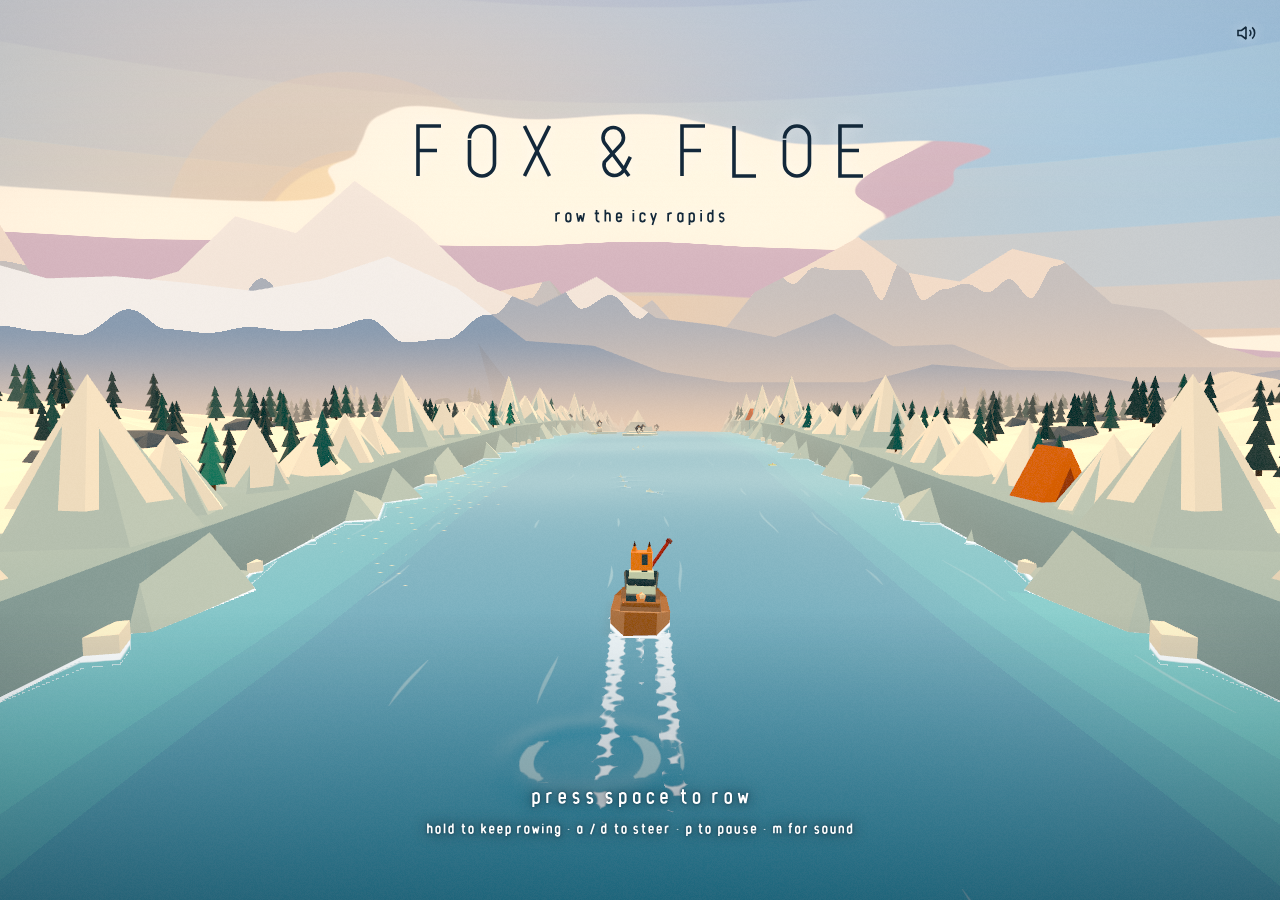
<file: index.html>
<!DOCTYPE html>
<html lang="en">
<head>
<meta charset="utf-8">
<meta name="viewport" content="width=device-width, initial-scale=1, maximum-scale=1, user-scalable=no, viewport-fit=cover">
<title>Fox &amp; Floe</title>
<meta name="description" content="Row the icy rapids. Dodge floes, scoop fish, beware the penguins.">
<meta name="theme-color" content="#1b3548">
<meta name="apple-mobile-web-app-capable" content="yes">
<meta name="apple-mobile-web-app-status-bar-style" content="black-translucent">
<link rel="manifest" href="manifest.json">
<link rel="apple-touch-icon" href="icon-192.png">
<link rel="icon" type="image/png" href="icon-192.png">
<link rel="stylesheet" href="style.css">
</head>
<body>
<!--
THESIS: The river is the whole screen; the interface is a few thin lines of type floating over it, in the manner of Alto's Odyssey. Refuses device frames, panels, chips and emoji.
OWN-WORLD: Drawn monoline condensed type at a thin weight with wide tracking; ink that turns navy over bright skies and white at dusk and night, always with a soft halo; thin line icons; no containers.
STORY: The player sees the fox rowing through the valley with the title floating in the sky, taps to row, reads distance and fish at a glance, and after a crash sees distance, score and best, then taps to row again.
FIRST VIEWPORT: Full-bleed river at dawn; FOX & FLOE in thin spaced capitals in the upper sky with "row the icy rapids" beneath; "tap to row" breathing near the bottom above the best score; a thin sound icon in the corner.
FORM: The category standard (canon), benchmarked on Alto's Odyssey, chosen by the user after rejecting the handheld; seed 9f973b64.
FINISH: unreviewed and undocumented is unfinished; this build ends with the finish review, the verdict, DESIGN.md, and every shipping raster carrying its provenance
-->
<main id="app" data-state="loading" data-input="touch" data-tone="dark">
  <div id="screen" aria-label="The river"></div>
  <div id="shade" aria-hidden="true"></div>

  <header id="hud" aria-hidden="true">
    <div class="hud-l">
      <span class="stat"><i data-ico="fish"></i><span class="n" data-num="fish"></span></span>
      <span class="mult"><span class="n" data-num="mult"></span><i class="meter m-chain"><b></b></i></span>
      <span class="pow p-shield"><i data-ico="thermos"></i></span>
      <span class="pow p-magnet"><i data-ico="goldfish"></i><i class="meter m-magnet"><b></b></i></span>
    </div>
    <div class="hud-c">
      <div class="score-n"><span class="n" data-num="score"></span></div>
      <div class="dist"><span class="n" data-num="dist"></span><span class="unit" data-print>m</span></div>
      <div class="call" id="call"></div>
      <p id="coach"><span class="t-touch" data-print>drag to steer · tap to row</span><span class="t-mouse" data-print>a / d to steer · hold space to row</span></p>
    </div>
    <div class="hud-r"></div>
  </header>
  <button class="corner ico-btn" id="btnPause" data-act="pause" aria-label="Pause"><i data-ico="pause"></i></button>
  <button class="corner ico-btn" id="btnSound" data-act="sound" aria-label="Sound off"><i data-ico="sound"></i></button>

  <section class="panel" id="p-loading">
    <p class="tag" data-print>filling the river&hellip;</p>
  </section>

  <section class="panel" id="p-error">
    <h1 class="logo" data-print>fox &amp; floe</h1>
    <p class="tag err" id="errText" data-print>the river could not load</p>
    <p class="tag" data-print>reload the page to try again</p>
  </section>

  <section class="panel" id="p-title">
    <div class="head">
      <h1 class="logo" data-print>fox &amp; floe</h1>
      <p class="tag" data-print>row the icy rapids</p>
    </div>
    <div class="foot">
      <p class="prompt t-touch" data-print>tap to row</p>
      <p class="prompt t-mouse" data-print>press space to row</p>
      <p class="meta" id="titleMeta"><span data-print>best score</span><span class="n" data-num="best"></span><span class="dot"></span><span data-print>rowed</span><span class="n" data-num="lifem"></span><span data-print>m</span></p>
      <p class="keys t-mouse" data-print>hold to keep rowing · a / d to steer · p to pause · m for sound</p>
    </div>
  </section>

  <section class="panel" id="p-paused">
    <p class="big" data-print>paused</p>
    <div class="choices">
      <button class="txt-btn" data-act="row" data-print>resume</button>
      <button class="txt-btn" data-act="restart" data-print>restart</button>
    </div>
  </section>

  <section class="panel" id="p-over">
    <div class="head">
      <div class="hero"><span class="n" data-num="rscore"></span><span class="unit" data-print>points</span></div>
      <p class="meta"><span class="n" data-num="rdist"></span><span data-print>m</span><span class="dot"></span><span class="n" data-num="rfish"></span><span data-print>fish</span><span class="dot"></span><span class="n" data-num="rnear"></span><span data-print>close calls</span></p>
      <p class="meta best-line"><span class="best-old"><span data-print>best</span><span class="n" data-num="rbest"></span></span><span class="best-new" data-print>new best</span></p>
    </div>
    <div class="foot">
      <p class="prompt t-touch" data-print>tap to row again</p>
      <p class="prompt t-mouse" data-print>press space to row again</p>
    </div>
  </section>

  <div id="pops" aria-hidden="true"></div>
  <p id="sr" class="vh" aria-live="polite"></p>
</main>
<script type="importmap">
{ "imports": { "three": "./vendor/three.module.js" } }
</script>
<script type="module" src="./game.js"></script>
</body>
</html>
</file>
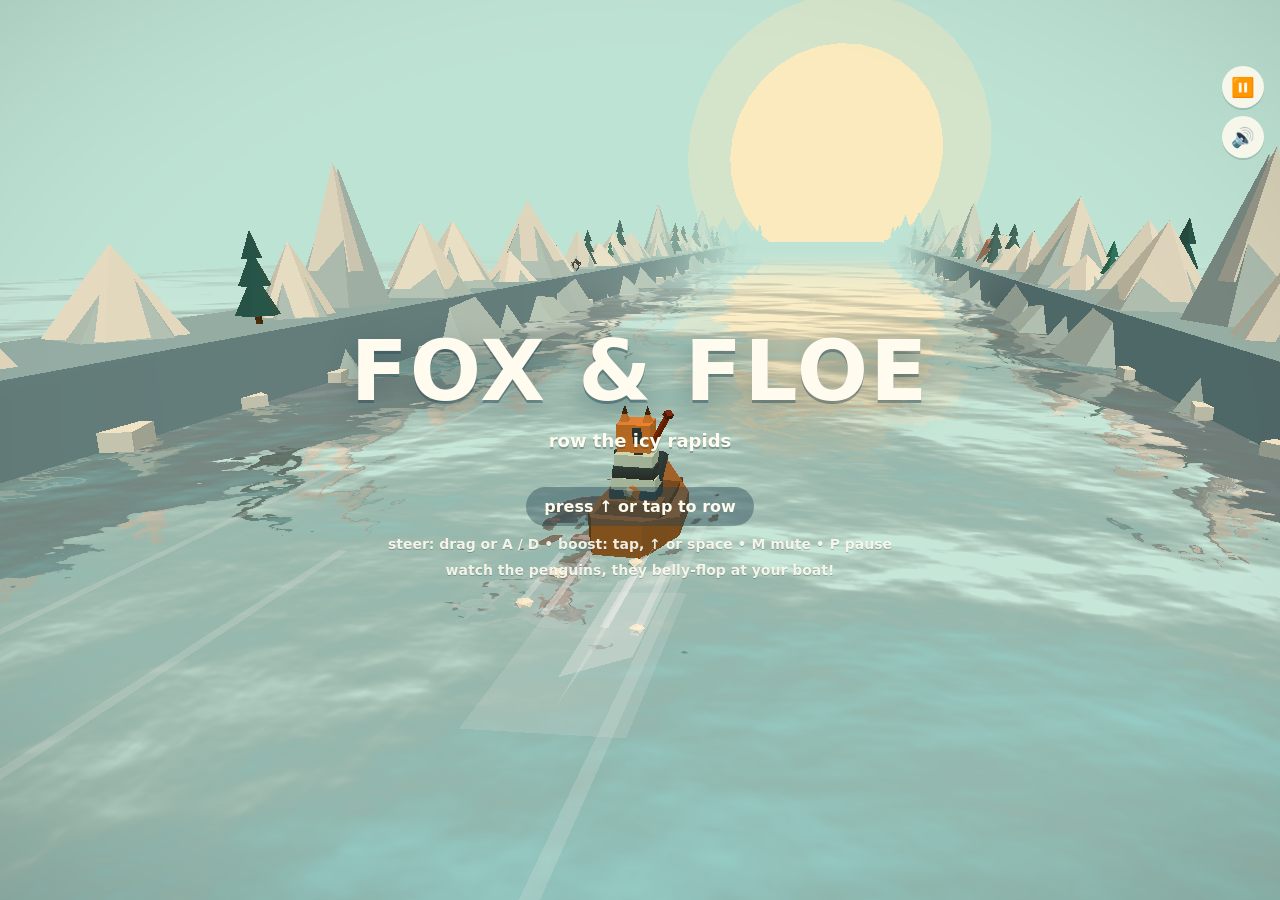
<file: classic/index.html>
<!DOCTYPE html>
<html lang="en">
<head>
<meta charset="utf-8">
<meta name="viewport" content="width=device-width, initial-scale=1, maximum-scale=1, user-scalable=no">
<title>Fox &amp; Floe</title>
<meta name="theme-color" content="#46c8d2">
<meta name="apple-mobile-web-app-capable" content="yes">
<meta name="apple-mobile-web-app-status-bar-style" content="black-translucent">
<link rel="manifest" href="../manifest.json">
<link rel="apple-touch-icon" href="../icon-192.png">
<link rel="icon" type="image/png" href="../icon-192.png">
<style>
  * { margin: 0; padding: 0; box-sizing: border-box; }
  html, body { height: 100%; overflow: hidden; background: #46c8d2; }
  body { font-family: ui-rounded, "SF Pro Rounded", system-ui, -apple-system, "Segoe UI", sans-serif; -webkit-user-select: none; user-select: none; }
  canvas { display: block; }
  #ui { position: fixed; inset: 0; pointer-events: none; color: #274957; }

  #hud { position: absolute; top: 0; left: 0; right: 0; display: flex; justify-content: space-between; align-items: flex-start; padding: 14px 16px; opacity: 0; transition: opacity .3s; }
  #hud.on { opacity: 1; }
  .chip { background: rgba(255,251,238,.88); border-radius: 14px; padding: 7px 13px; font-weight: 800; font-size: 17px; box-shadow: 0 2px 0 rgba(39,73,87,.18); }
  #dist { font-size: 34px; padding: 6px 20px 8px; line-height: 1; }
  #dist small { font-size: 16px; font-weight: 800; opacity: .55; }

  .panel { position: absolute; inset: 0; display: flex; flex-direction: column; align-items: center; justify-content: center; gap: 10px; text-align: center; transition: opacity .35s; }
  .panel.hidden { opacity: 0; visibility: hidden; }
  h1 { font-size: clamp(44px, 9vw, 84px); font-weight: 900; letter-spacing: 2px; color: #fffbee;
       text-shadow: 0 3px 0 rgba(39,73,87,.45), 0 10px 30px rgba(23,60,70,.35); }
  .tag { font-size: 18px; font-weight: 800; color: #fffbee; text-shadow: 0 2px 0 rgba(39,73,87,.35); }
  .hint { margin-top: 26px; font-size: 16px; font-weight: 800; color: #fffbee; background: rgba(39,73,87,.42);
          padding: 10px 18px; border-radius: 999px; animation: pulse 1.4s ease-in-out infinite; }
  .keys { font-size: 14px; font-weight: 700; color: rgba(255,251,238,.92); text-shadow: 0 1px 0 rgba(39,73,87,.3); }
  @keyframes pulse { 50% { transform: scale(1.06); opacity: .85; } }

  #over .crunch { font-size: clamp(40px, 8vw, 68px); font-weight: 900; color: #fffbee;
                  text-shadow: 0 3px 0 rgba(180,60,40,.7), 0 10px 30px rgba(23,60,70,.35); }
  .score-card { background: rgba(255,251,238,.92); border-radius: 20px; padding: 16px 28px; font-weight: 800;
                font-size: 18px; line-height: 1.75; box-shadow: 0 4px 0 rgba(39,73,87,.18); }
  .score-card b { font-size: 30px; }
  #newbest { color: #d9822b; font-weight: 900; display: none; }

  #msg { position: absolute; inset: 0; display: flex; align-items: center; justify-content: center;
         font-weight: 800; font-size: 18px; color: #fffbee; text-shadow: 0 2px 0 rgba(39,73,87,.4); }

  #hudl { display: flex; flex-direction: column; gap: 8px; align-items: flex-start; }
  #power { display: none; }
  #power.on { display: block; }
  #pops { position: absolute; inset: 0; overflow: hidden; }
  .pop { position: absolute; transform: translate(-50%,-50%); font-weight: 900; font-size: 20px;
         color: #fffbee; text-shadow: 0 2px 0 rgba(39,73,87,.55); white-space: nowrap;
         animation: popup .9s ease-out forwards; }
  @keyframes popup { 0% { opacity: 0; margin-top: 8px; } 15% { opacity: 1; } 100% { opacity: 0; margin-top: -46px; } }
  #toast { position: absolute; top: 17%; left: 0; right: 0; text-align: center;
           font-size: clamp(26px, 6vw, 44px); font-weight: 900; color: #fffbee;
           text-shadow: 0 3px 0 rgba(180,60,40,.65); opacity: 0; transition: opacity .25s; }
  #toast.on { opacity: 1; }
  #btns { position: absolute; top: 66px; right: 16px; display: flex; flex-direction: column;
          gap: 8px; pointer-events: auto; }
  #btns button { width: 42px; height: 42px; border-radius: 50%; border: 0; font-size: 19px;
                 background: rgba(255,251,238,.88); box-shadow: 0 2px 0 rgba(39,73,87,.18); cursor: pointer; }
  #coach { position: absolute; bottom: 12%; left: 50%; transform: translateX(-50%); width: max-content;
           text-align: center; font-weight: 800; font-size: 16px; color: #fffbee;
           background: rgba(39,73,87,.45); padding: 10px 18px; border-radius: 999px;
           opacity: 0; transition: opacity .4s; }
  #coach.on { opacity: 1; }
</style>
</head>
<body>
<div id="ui">
  <div id="hud">
    <div id="hudl">
      <div class="chip" id="fishc">&#128031; 0</div>
      <div class="chip" id="power"></div>
    </div>
    <div class="chip" id="dist">0<small> m</small></div>
    <div class="chip" id="best">BEST 0</div>
  </div>
  <div id="pops"></div>
  <div id="toast"></div>
  <div id="coach">drag to steer &bull; tap to boost</div>
  <div id="btns">
    <button id="btnP" title="pause">&#9208;&#65039;</button>
    <button id="btnM" title="mute">&#128266;</button>
  </div>

  <div id="title" class="panel hidden">
    <h1>FOX &amp; FLOE</h1>
    <div class="tag">row the icy rapids</div>
    <div class="hint">press &uarr; or tap to row</div>
    <div class="keys">steer: drag or A / D &bull; boost: tap, &uarr; or space &bull; M mute &bull; P pause</div>
    <div class="keys">watch the penguins, they belly-flop at your boat!</div>
  </div>

  <div id="over" class="panel hidden">
    <div class="crunch">CRUNCH!</div>
    <div class="score-card">
      <div id="newbest">NEW BEST!</div>
      <div><b id="fscore">0</b> points</div>
      <div id="fdetail">0 m &bull; 0 fish</div>
      <div id="fbest">best 0</div>
    </div>
    <div class="hint">&uarr; or tap to row again</div>
  </div>

  <div id="msg">loading the river...</div>
</div>
<script type="importmap">
{ "imports": { "three": "../vendor/three.module.js" } }
</script>
<script type="module" src="./game.js"></script>
</body>
</html>
</file>
<file: style.css>
/* Fox & Floe: the river is the screen; thin type floats over it. */
:root {
  --ease: cubic-bezier(.22, 1, .36, 1);
}
/* ink follows the sky: navy over bright skies, white at dusk and night, always with a soft halo */
#app[data-tone=dark] { --ink: #13283a; --halo: rgba(255, 255, 255, .6); --scrim: rgba(255, 255, 255, .16); --gold: #9a6a00; }
#app[data-tone=light] { --ink: #ffffff; --halo: rgba(4, 16, 28, .6); --scrim: rgba(4, 16, 28, .24); --gold: #ffcc4d; }

* { margin: 0; padding: 0; box-sizing: border-box; }
html, body { height: 100%; overflow: hidden; background: #1b3548; }
body { -webkit-user-select: none; user-select: none; -webkit-touch-callout: none; font: 12px/1.2 system-ui, sans-serif; }
::selection { background: #ffb25c; color: #13283a; }
canvas { display: block; }
[hidden] { display: none !important; }
button { font: inherit; }

#app { position: fixed; inset: 0; overflow: hidden; color: var(--ink); transition: color .9s ease; }
#screen { position: absolute; inset: 0; touch-action: none; cursor: pointer; }
[data-state=play] #screen { cursor: ew-resize; }
/* scrims: the top follows the tone; the bottom, under white prompts, always darkens; results get a
   soft dark pool behind the numbers so they read over bright snow */
#shade {
  position: absolute; inset: 0; pointer-events: none;
  background:
    linear-gradient(180deg, var(--scrim) 0%, transparent 24%),
    linear-gradient(0deg, rgba(4, 16, 28, .34) 0%, transparent 32%);
  transition: background-color .6s ease;
}
[data-state=play] #shade, [data-state=crashing] #shade { background: linear-gradient(180deg, var(--scrim) 0%, transparent 24%); }
[data-state=paused] #shade { background-color: rgba(4, 16, 28, .38); }
[data-state=over] #shade {
  background:
    radial-gradient(90% 46% at 50% 20%, rgba(4, 16, 28, .5), transparent 72%),
    linear-gradient(0deg, rgba(4, 16, 28, .42) 0%, transparent 32%);
  background-color: rgba(4, 16, 28, .14);
}
/* over a dimmed scene the HUD and corner icon switch to white too */
[data-state=paused] #hud, [data-state=paused] .corner, [data-state=over] .corner { color: #fff; --halo: rgba(4, 16, 28, .62); --gold: #ffcc4d; }
/* text over the river or a dimmed scene is always white with a dark halo; only text over the sky follows the tone */
.panel .foot, #p-over, #p-paused, #p-loading, #p-error { color: #fff; --halo: rgba(4, 16, 28, .62); --accent: #ffb25c; --gold: #ffcc4d; }

/* drawn type and icons: strokes in the current ink */
svg.pt, svg.ico { stroke: currentColor; fill: none; stroke-linecap: butt; stroke-linejoin: miter; stroke-miterlimit: 1.5; overflow: visible; }
svg.pt { height: 1em; vertical-align: -0.214em; }
svg.ico { width: 1em; height: 1em; }
.vh { position: absolute; width: 1px; height: 1px; overflow: hidden; clip-path: inset(50%); white-space: nowrap; }
[data-input=touch] .t-mouse, [data-input=mouse] .t-touch { display: none !important; }

/* ---------------------------------------------------------------- HUD */
#hud {
  position: absolute; top: 0; left: 0; right: 0; z-index: 3; pointer-events: none;
  display: grid; grid-template-columns: 1fr auto 1fr; align-items: start;
  padding: calc(env(safe-area-inset-top) + 18px) max(22px, env(safe-area-inset-right)) 0 max(22px, env(safe-area-inset-left));
  opacity: 0; transform: translateY(-8px); transition: opacity .6s var(--ease), transform .6s var(--ease);
}
[data-state=play] #hud, [data-state=crashing] #hud, [data-state=paused] #hud { opacity: 1; transform: none; }
/* the halo sits on each item, not on the full-width bar: a ticking score then repaints only its own box */
.hud-l > *, .hud-c > * { filter: drop-shadow(0 0 6px var(--halo)); }
.hud-l { display: flex; flex-direction: column; align-items: flex-start; gap: 12px; }
.stat { display: inline-flex; align-items: center; gap: 8px; font-size: 19px; letter-spacing: .06em; --pw: 1.3; }
.stat svg.ico { font-size: 21px; }
.mult { display: inline-flex; flex-direction: column; gap: 5px; font-size: 15px; letter-spacing: .1em; --pw: 1.4; opacity: 0; transition: opacity .3s; }
.mult.on { opacity: 1; }
.meter { display: block; width: 38px; height: 2px; background: color-mix(in srgb, currentColor 28%, transparent); }
.meter b { display: block; height: 100%; background: currentColor; transform-origin: left center; transform: scaleX(var(--f, 0)); }
.pow { display: none; align-items: center; gap: 7px; font-size: 19px; }
.pow.on { display: inline-flex; }
.p-magnet svg.ico { color: var(--gold); }
.hud-c { display: flex; flex-direction: column; align-items: center; gap: 7px; }
.score-n { font-size: clamp(36px, 9.5vw, 48px); letter-spacing: .03em; --pw: .8; line-height: 1; }
.dist { display: flex; align-items: baseline; gap: .12em; font-size: 14px; letter-spacing: .1em; --pw: 1.35; line-height: 1; }
.call { font-size: 13px; letter-spacing: .34em; text-transform: uppercase; --pw: 1.4; min-height: 1.2em; opacity: 0; transition: opacity .45s ease; }
.call.on { opacity: 1; }
/* first run: how to row, under the numbers, where no hazard passes */
#coach { font-size: 13px; letter-spacing: .24em; --pw: 1.3; text-align: center; opacity: 0; transition: opacity .8s ease; }
#coach.on { opacity: 1; }

/* corner: pause while rowing, sound in menus */
.corner { position: absolute; z-index: 6; top: calc(env(safe-area-inset-top) + 9px); right: max(10px, env(safe-area-inset-right)); }
.ico-btn {
  width: 48px; height: 48px; display: grid; place-items: center; border: 0; border-radius: 50%; background: none;
  color: var(--ink); font-size: 24px; cursor: pointer; filter: drop-shadow(0 0 6px var(--halo));
  -webkit-tap-highlight-color: transparent; transition: transform .15s var(--ease), opacity .4s;
}
.ico-btn:active { transform: scale(.9); }
.ico-btn:focus-visible, .txt-btn:focus-visible { outline: 1.5px solid currentColor; outline-offset: 3px; }
#btnPause { display: none; }
[data-state=play] #btnPause { display: grid; }
[data-state=play] #btnSound, [data-state=crashing] #btnSound, [data-state=loading] #btnSound { display: none; }

/* ---------------------------------------------------------------- panels */
.panel {
  position: absolute; inset: 0; z-index: 4; pointer-events: none;
  display: flex; flex-direction: column; align-items: center; text-align: center;
  padding: calc(env(safe-area-inset-top) + 13vh) 24px calc(env(safe-area-inset-bottom) + 7vh);
  opacity: 0; visibility: hidden; transition: opacity .6s var(--ease), visibility 0s linear .6s;
}
.panel > * { filter: drop-shadow(0 0 7px var(--halo)); }
/* white text low on the screen can land on bright ice: a tight dark edge under the soft halo */
.panel .foot, #p-over .head { filter: drop-shadow(0 0 1.5px rgba(4, 16, 28, .5)) drop-shadow(0 0 7px var(--halo)); }
[data-state=loading] #p-loading, [data-state=error] #p-error, [data-state=title] #p-title,
[data-state=paused] #p-paused, [data-state=over] #p-over { opacity: 1; visibility: visible; transition: opacity .7s var(--ease); }
.panel .head { display: flex; flex-direction: column; align-items: center; gap: 16px; }
.panel .foot { margin-top: auto; display: flex; flex-direction: column; align-items: center; gap: 14px; }
.logo { font-size: clamp(32px, 9.6vw, 70px); font-weight: inherit; line-height: 1; letter-spacing: .3em; text-transform: uppercase; --pw: .72; }
/* the title writes itself in, stroke by stroke, left to right */
#p-title .logo path { stroke-dasharray: 1 1; stroke-dashoffset: 1; }
[data-state=title] #p-title .logo path { animation: ink .8s var(--ease) calc(var(--i, 0) * 60ms + .2s) forwards; }
@keyframes ink { to { stroke-dashoffset: 0; } }
.tag { font-size: clamp(13px, 3.5vw, 16px); letter-spacing: .28em; --pw: 1.15; }
.prompt { font-size: clamp(15px, 4.2vw, 19px); letter-spacing: .3em; --pw: 1.2; animation: breathe 2.8s ease-in-out infinite; }
@keyframes breathe { 50% { opacity: .8; } }
.meta { display: flex; flex-wrap: wrap; justify-content: center; align-items: center; gap: .55em .7em; font-size: 13px; letter-spacing: .24em; text-transform: uppercase; --pw: 1.45; }
.meta .n { letter-spacing: .1em; --pw: 1.45; }
.dot { width: 3px; height: 3px; border-radius: 50%; background: currentColor; opacity: .75; }
.keys { font-size: 13px; letter-spacing: .2em; --pw: 1.3; }
#p-loading, #p-error { justify-content: center; gap: 20px; }
#p-loading .tag { animation: breathe 2.2s ease-in-out infinite; }
.err { color: var(--accent); --pw: 1.4; }

#p-paused { justify-content: center; gap: 30px; }
[data-state=paused] #p-paused { pointer-events: auto; }
.big { font-size: clamp(24px, 6vw, 32px); letter-spacing: .42em; text-transform: uppercase; --pw: .9; }
.choices { display: flex; gap: 22px; }
.txt-btn {
  position: relative; border: 0; background: none; color: inherit; cursor: pointer; padding: 14px 8px;
  font-size: 14px; letter-spacing: .3em; text-transform: uppercase; --pw: 1.35; -webkit-tap-highlight-color: transparent;
}
.txt-btn::after { content: ''; position: absolute; left: 8px; right: 8px; bottom: 8px; height: 1px; background: currentColor; opacity: .45; transform: scaleX(.35); transition: transform .35s var(--ease), opacity .35s; }
.txt-btn:hover::after, .txt-btn:focus-visible::after { transform: scaleX(1); opacity: .9; }

/* results: the distance leads; the rest arrives one line at a time */
#p-over { padding-top: calc(env(safe-area-inset-top) + 11vh); }
#p-over .head > * { opacity: 0; transform: translateY(10px); transition: opacity .6s var(--ease), transform .6s var(--ease); }
[data-state=over] #p-over .head > * { opacity: 1; transform: none; }
[data-state=over] #p-over .head > :nth-child(2) { transition-delay: .15s; }
[data-state=over] #p-over .head > :nth-child(3) { transition-delay: .3s; }
[data-state=over] #p-over .head > :nth-child(4) { transition-delay: .45s; }
.hero { display: flex; align-items: baseline; gap: .14em; font-size: clamp(64px, 19vw, 118px); line-height: 1; --pw: .5; margin-bottom: 6px; }
.hero .unit { font-size: max(13px, .17em); letter-spacing: .24em; text-transform: uppercase; --pw: 1.5; }
.best-line .best-old { display: inline-flex; align-items: center; gap: .7em; }
.best-line .best-new { display: none; letter-spacing: .36em; }
#p-over.is-best .best-line .best-old { display: none; }
#p-over.is-best .best-line .best-new { display: inline; }

/* ---------------------------------------------------------------- moments */
#pops { position: absolute; inset: 0; pointer-events: none; z-index: 3; overflow: hidden; }
.pop {
  position: absolute; transform: translate(-50%, calc(-50% - var(--lift, 0) * 1.5em)); white-space: nowrap;
  transition: transform .25s var(--ease);
  font-size: 17px; letter-spacing: .16em; --pw: 1.5; color: #fff;
  filter: drop-shadow(0 0 5px rgba(4, 16, 28, .65));
  animation: pop 1s var(--ease) forwards;
}
.pop.big { font-size: 22px; }
@keyframes pop { 0% { opacity: 0; margin-top: 8px; } 14% { opacity: 1; } 100% { opacity: 0; margin-top: -44px; } }

/* standard-density screens: no hairline under ~1.6 device pixels */
@media (max-resolution: 1.49dppx) {
  .meta, .meta .n, .keys, .call, #coach { --pw: 1.75; }
  .dist, .mult, .txt-btn { --pw: 1.65; }
  .tag, .prompt { --pw: 1.5; }
  .stat svg.ico, .pow svg.ico { stroke-width: 1.9 !important; }
}

@media (prefers-reduced-motion: reduce) {
  .prompt, #p-loading .tag { animation: none; }
  #p-title .logo path { stroke-dashoffset: 0; animation: none !important; }
  .pop { animation-duration: .01s; }
  #hud, .panel, #p-over .head > * { transition-duration: .01s !important; transition-delay: 0s !important; }
}
</file>
